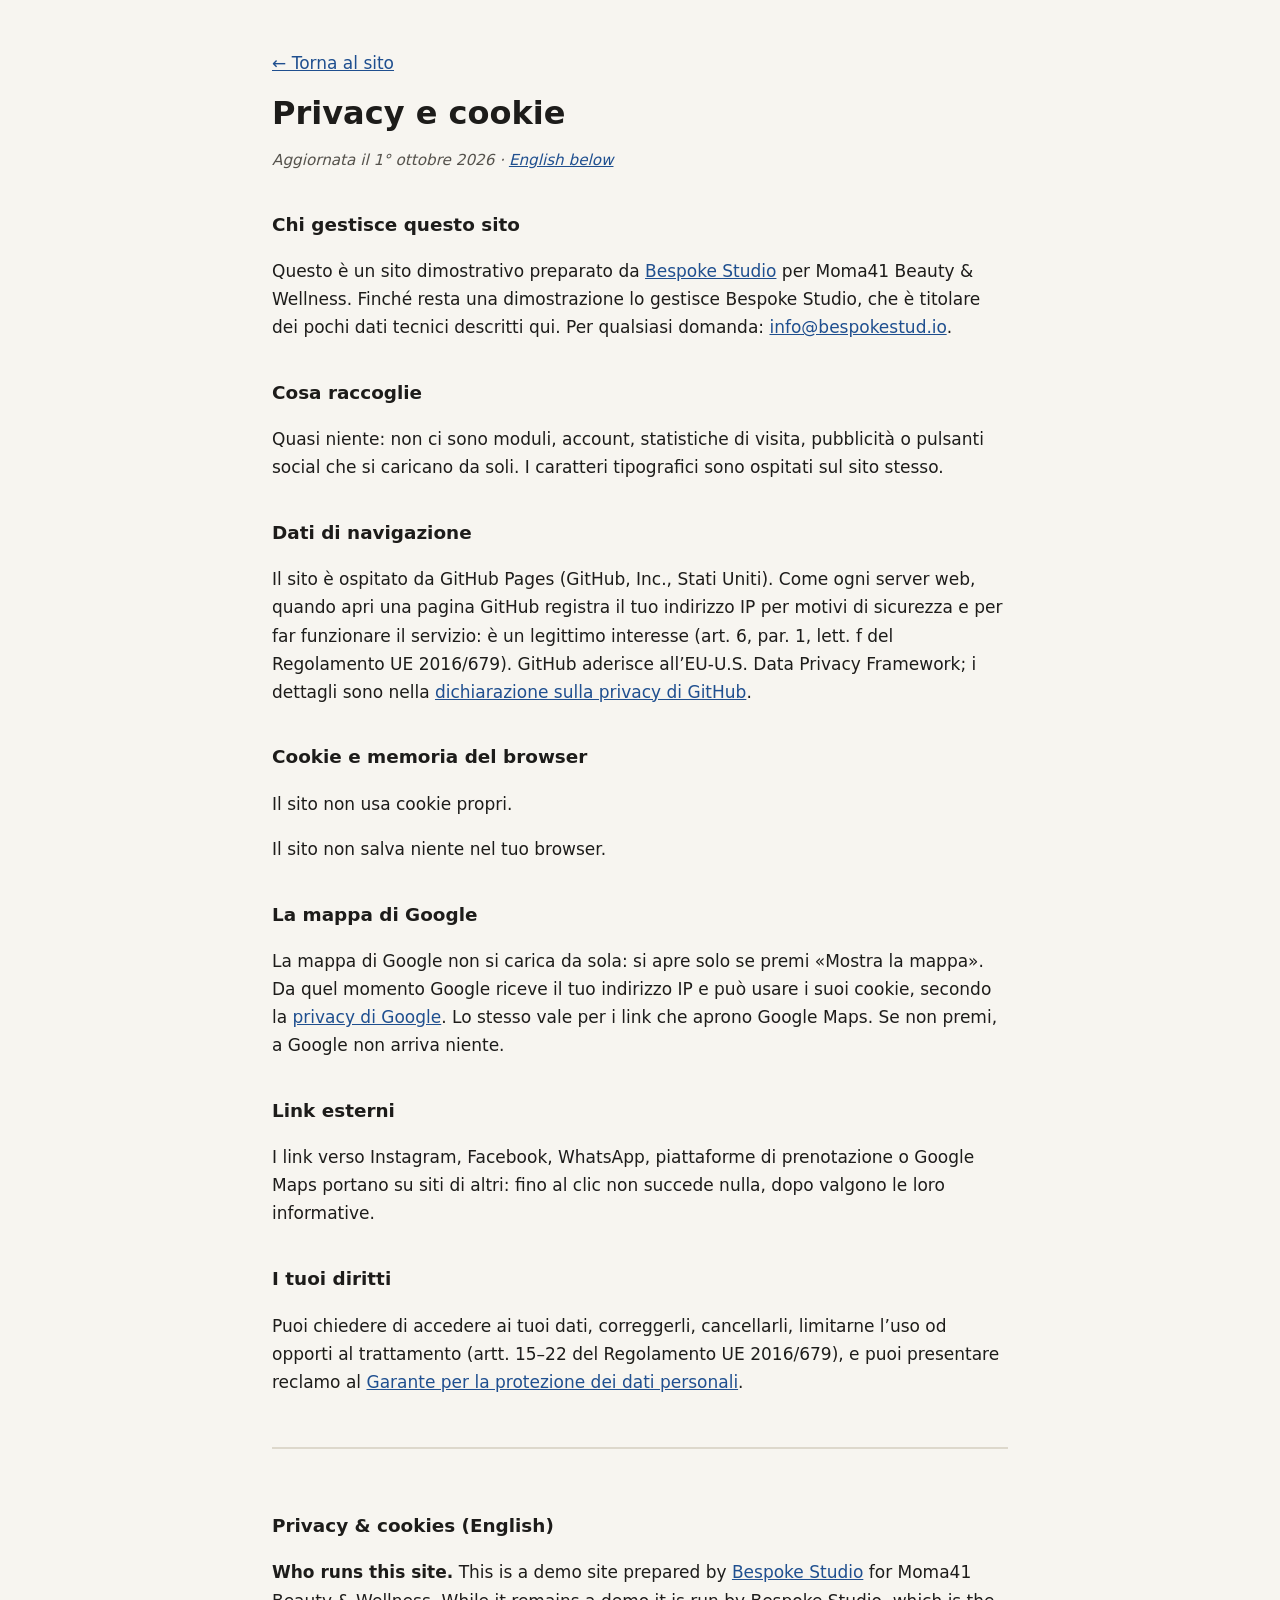
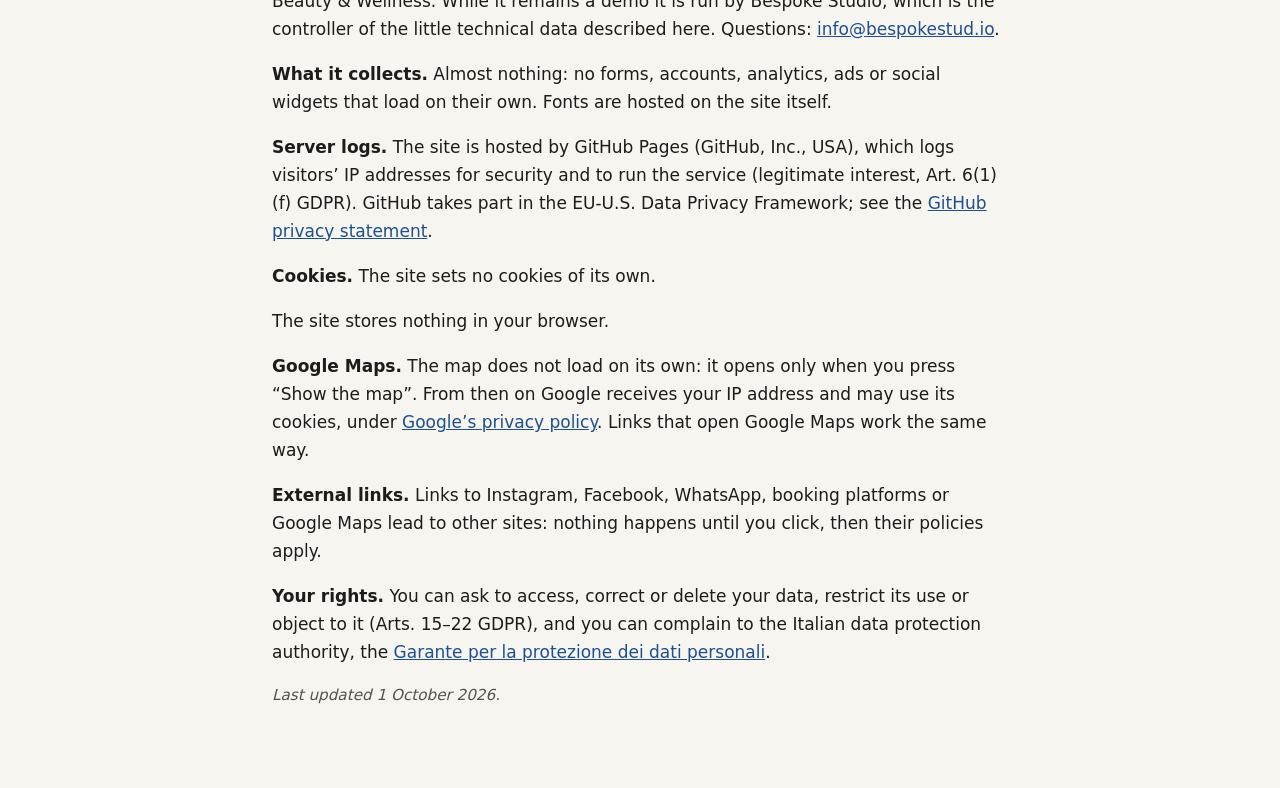
<file: privacy.html>
<!DOCTYPE html>
<html lang="it">
<head>
  <meta charset="UTF-8">
  <meta name="viewport" content="width=device-width, initial-scale=1.0">
  <meta name="robots" content="noindex">
  <title>Privacy e cookie · Moma41 Beauty &amp; Wellness</title>
  <meta name="description" content="Informativa privacy e cookie del sito Moma41 Beauty &amp; Wellness.">
  <style>
    body { margin: 0; background: #f7f5f0; color: #1d1c1a; font: 17px/1.65 system-ui, -apple-system, "Segoe UI", Roboto, sans-serif; }
    main { max-width: 46rem; margin: 0 auto; padding: 32px 20px 64px; }
    h1 { font-size: 2rem; line-height: 1.2; margin: 0.4em 0 0.2em; }
    h2 { font-size: 1.15rem; margin: 2em 0 0.4em; }
    a { color: #1f4f8f; }
    .data { color: #55524c; font-style: italic; font-size: 0.95rem; }
    .en { margin-top: 3em; padding-top: 1.5em; border-top: 2px solid #ddd8cc; }
    code { font-size: 0.9em; background: #ebe7dc; padding: 0 4px; border-radius: 3px; }
  </style>
</head>
<body>
<main>
  <p><a href="index.html">← Torna al sito</a></p>
  <h1>Privacy e cookie</h1>
  <p class="data">Aggiornata il 1° ottobre 2026 · <a href="#english" lang="en">English below</a></p>
  <h2>Chi gestisce questo sito</h2>
  <p>Questo è un sito dimostrativo preparato da <a href="https://bespokestud.io" rel="noopener">Bespoke Studio</a> per Moma41 Beauty &amp; Wellness. Finché resta una dimostrazione lo gestisce Bespoke Studio, che è titolare dei pochi dati tecnici descritti qui. Per qualsiasi domanda: <a href="mailto:info@bespokestud.io">info@bespokestud.io</a>.</p>
  <h2>Cosa raccoglie</h2>
  <p>Quasi niente: non ci sono moduli, account, statistiche di visita, pubblicità o pulsanti social che si caricano da soli. I caratteri tipografici sono ospitati sul sito stesso.</p>
  <h2>Dati di navigazione</h2>
  <p>Il sito è ospitato da GitHub Pages (GitHub, Inc., Stati Uniti). Come ogni server web, quando apri una pagina GitHub registra il tuo indirizzo IP per motivi di sicurezza e per far funzionare il servizio: è un legittimo interesse (art. 6, par. 1, lett. f del Regolamento UE 2016/679). GitHub aderisce all’EU-U.S. Data Privacy Framework; i dettagli sono nella <a href="https://docs.github.com/site-policy/privacy-policies/github-general-privacy-statement" rel="noopener">dichiarazione sulla privacy di GitHub</a>.</p>
  
  <h2>Cookie e memoria del browser</h2>
  <p>Il sito non usa cookie propri.</p>
  <p>Il sito non salva niente nel tuo browser.</p>
  <h2>La mappa di Google</h2>
  <p>La mappa di Google non si carica da sola: si apre solo se premi «Mostra la mappa». Da quel momento Google riceve il tuo indirizzo IP e può usare i suoi cookie, secondo la <a href="https://policies.google.com/privacy?hl=it" rel="noopener">privacy di Google</a>. Lo stesso vale per i link che aprono Google Maps. Se non premi, a Google non arriva niente.</p>
  <h2>Link esterni</h2>
  <p>I link verso Instagram, Facebook, WhatsApp, piattaforme di prenotazione o Google Maps portano su siti di altri: fino al clic non succede nulla, dopo valgono le loro informative.</p>
  
  <h2>I tuoi diritti</h2>
  <p>Puoi chiedere di accedere ai tuoi dati, correggerli, cancellarli, limitarne l’uso od opporti al trattamento (artt. 15–22 del Regolamento UE 2016/679), e puoi presentare reclamo al <a href="https://www.garanteprivacy.it" rel="noopener">Garante per la protezione dei dati personali</a>.</p>
  <div class="en" id="english" lang="en">
    <h2>Privacy &amp; cookies (English)</h2>
    <p><strong>Who runs this site.</strong> This is a demo site prepared by <a href="https://bespokestud.io" rel="noopener">Bespoke Studio</a> for Moma41 Beauty &amp; Wellness. While it remains a demo it is run by Bespoke Studio, which is the controller of the little technical data described here. Questions: <a href="mailto:info@bespokestud.io">info@bespokestud.io</a>.</p>
    <p><strong>What it collects.</strong> Almost nothing: no forms, accounts, analytics, ads or social widgets that load on their own. Fonts are hosted on the site itself.</p>
    <p><strong>Server logs.</strong> The site is hosted by GitHub Pages (GitHub, Inc., USA), which logs visitors’ IP addresses for security and to run the service (legitimate interest, Art. 6(1)(f) GDPR). GitHub takes part in the EU-U.S. Data Privacy Framework; see the <a href="https://docs.github.com/site-policy/privacy-policies/github-general-privacy-statement" rel="noopener">GitHub privacy statement</a>.</p>
    
    <p><strong>Cookies.</strong> The site sets no cookies of its own.</p>
    <p>The site stores nothing in your browser.</p>
    <p><strong>Google Maps.</strong> The map does not load on its own: it opens only when you press “Show the map”. From then on Google receives your IP address and may use its cookies, under <a href="https://policies.google.com/privacy?hl=en" rel="noopener">Google’s privacy policy</a>. Links that open Google Maps work the same way.</p>
    <p><strong>External links.</strong> Links to Instagram, Facebook, WhatsApp, booking platforms or Google Maps lead to other sites: nothing happens until you click, then their policies apply.</p>
    
    <p><strong>Your rights.</strong> You can ask to access, correct or delete your data, restrict its use or object to it (Arts. 15–22 GDPR), and you can complain to the Italian data protection authority, the <a href="https://www.garanteprivacy.it" rel="noopener">Garante per la protezione dei dati personali</a>.</p>
    <p class="data">Last updated 1 October 2026.</p>
  </div>
</main>
</body>
</html>
</file>
